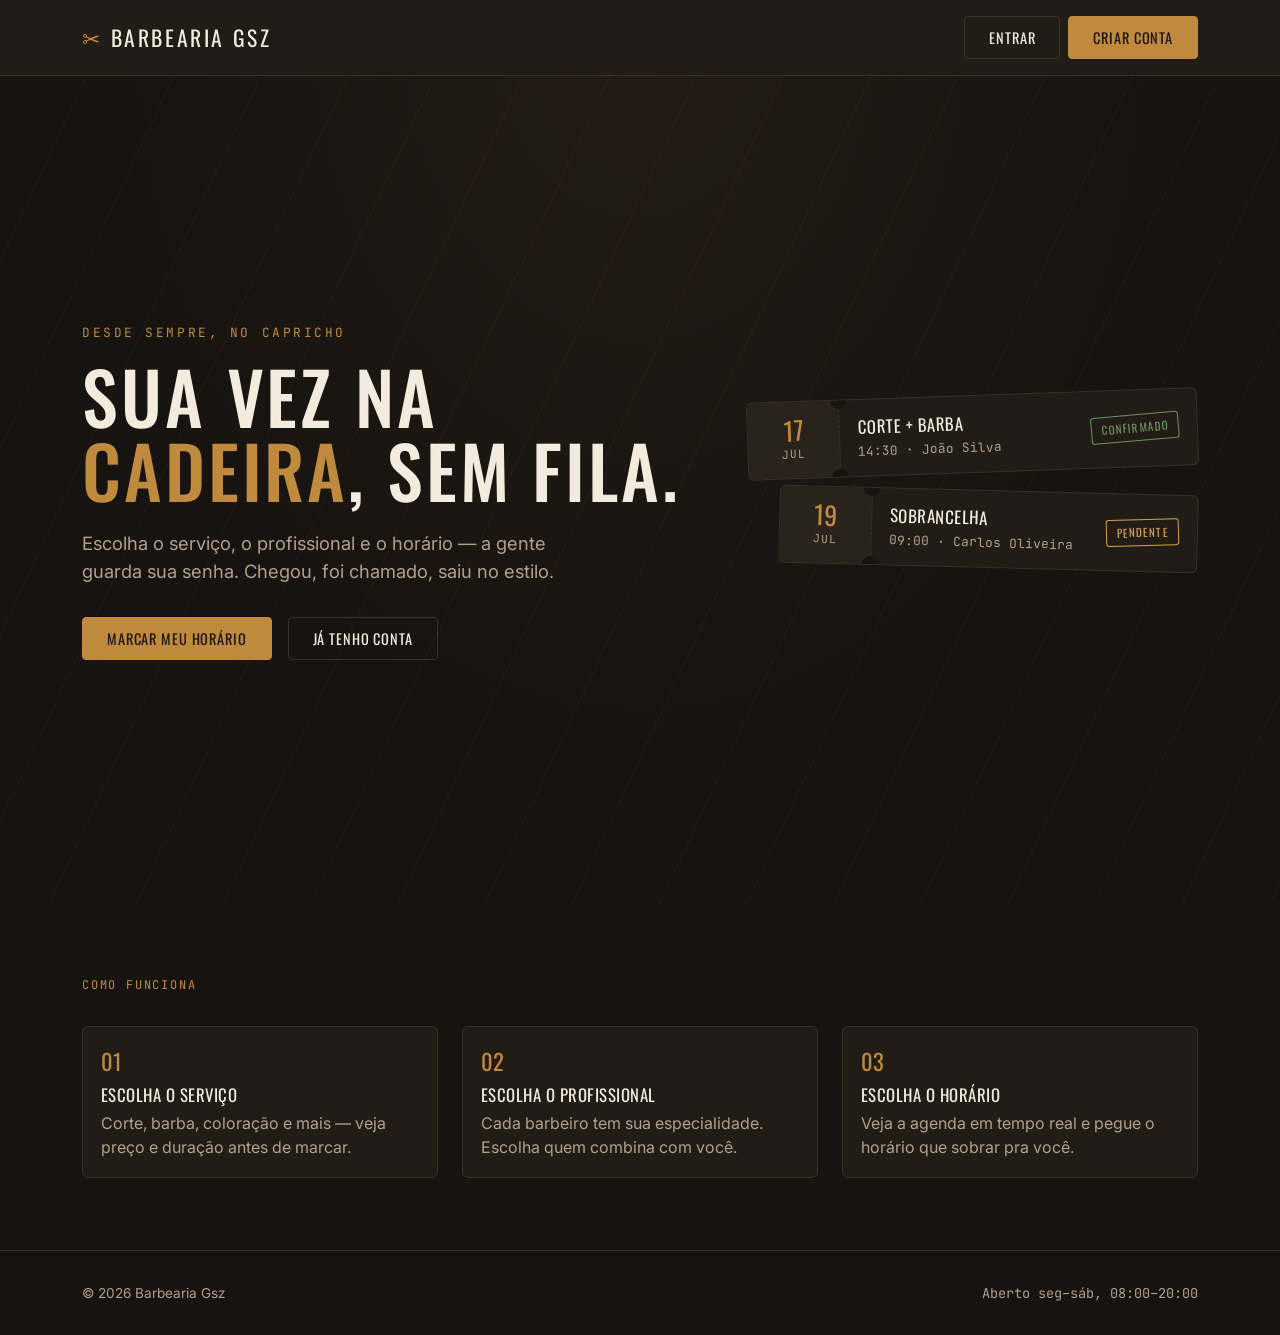
<file: index.html>
<!DOCTYPE html>
<html lang="pt-BR">
<head>
<meta charset="UTF-8">
<meta name="viewport" content="width=device-width, initial-scale=1.0">
<title>Barbearia Gsz — Agende seu horário</title>
<link rel="preconnect" href="https://fonts.googleapis.com">
<link href="https://fonts.googleapis.com/css2?family=Oswald:wght@500;600;700&family=Inter:wght@400;500;600&family=JetBrains+Mono:wght@400;500&display=swap" rel="stylesheet">
<link href="https://cdnjs.cloudflare.com/ajax/libs/bootstrap/5.3.3/css/bootstrap.min.css" rel="stylesheet">
<link href="css/style.css" rel="stylesheet">
</head>
<body>

<nav class="navbar navbar-expand-md navbar-barbearia py-3">
    <div class="container">
        <a class="navbar-brand-custom" href="index.html">
            <span class="brand-mark">✂</span> Barbearia Gsz
        </a>
        <button class="navbar-toggler" type="button" data-bs-toggle="collapse" data-bs-target="#navMain" style="border-color: var(--line);">
            <span class="navbar-toggler-icon"></span>
        </button>
        <div class="collapse navbar-collapse justify-content-end" id="navMain">
            <div class="d-flex gap-2 mt-3 mt-md-0">
                <a href="pages/login.html" class="btn btn-outline-brass">Entrar</a>
                <a href="pages/register.html" class="btn btn-brass">Criar conta</a>
            </div>
        </div>
    </div>
</nav>

<section class="hero">
    <div class="container">
        <div class="row align-items-center">
            <div class="col-lg-7">
                <span class="eyebrow">Desde sempre, no capricho</span>
                <h1>Sua vez na<br><span class="accent-word">cadeira</span>, sem fila.</h1>
                <p class="hero-lede">
                    Escolha o serviço, o profissional e o horário — a gente guarda sua senha.
                    Chegou, foi chamado, saiu no estilo.
                </p>
                <div class="d-flex flex-wrap gap-3">
                    <a href="pages/register.html" class="btn btn-brass btn-lg">Marcar meu horário</a>
                    <a href="pages/login.html" class="btn btn-outline-brass btn-lg">Já tenho conta</a>
                </div>
            </div>
            <div class="col-lg-5 d-none d-lg-block">
                <div class="ticket" style="transform: rotate(-2deg);">
                    <div class="ticket-stub">
                        <span class="ticket-day">17</span>
                        <span class="ticket-month">Jul</span>
                    </div>
                    <div class="ticket-body">
                        <div class="ticket-info">
                            <div class="ticket-servico">Corte + Barba</div>
                            <div class="ticket-meta">14:30 · João Silva</div>
                        </div>
                        <span class="stamp stamp-confirmado">Confirmado</span>
                    </div>
                </div>
                <div class="ticket" style="transform: rotate(1.5deg); margin-left: 2rem;">
                    <div class="ticket-stub">
                        <span class="ticket-day">19</span>
                        <span class="ticket-month">Jul</span>
                    </div>
                    <div class="ticket-body">
                        <div class="ticket-info">
                            <div class="ticket-servico">Sobrancelha</div>
                            <div class="ticket-meta">09:00 · Carlos Oliveira</div>
                        </div>
                        <span class="stamp stamp-pendente">Pendente</span>
                    </div>
                </div>
            </div>
        </div>
    </div>
</section>

<section class="container py-5 my-4">
    <span class="section-label">Como funciona</span>
    <div class="row g-4 mt-1">
        <div class="col-md-4">
            <div class="pick-card">
                <div class="pick-title mono" style="color: var(--accent); font-size: 1.4rem;">01</div>
                <div class="pick-title">Escolha o serviço</div>
                <p class="text-muted-custom mb-0">Corte, barba, coloração e mais — veja preço e duração antes de marcar.</p>
            </div>
        </div>
        <div class="col-md-4">
            <div class="pick-card">
                <div class="pick-title mono" style="color: var(--accent); font-size: 1.4rem;">02</div>
                <div class="pick-title">Escolha o profissional</div>
                <p class="text-muted-custom mb-0">Cada barbeiro tem sua especialidade. Escolha quem combina com você.</p>
            </div>
        </div>
        <div class="col-md-4">
            <div class="pick-card">
                <div class="pick-title mono" style="color: var(--accent); font-size: 1.4rem;">03</div>
                <div class="pick-title">Escolha o horário</div>
                <p class="text-muted-custom mb-0">Veja a agenda em tempo real e pegue o horário que sobrar pra você.</p>
            </div>
        </div>
    </div>
</section>

<footer class="site-footer">
    <div class="container d-flex justify-content-between flex-wrap gap-2">
        <span>© 2026 Barbearia Gsz</span>
        <span class="mono">Aberto seg–sáb, 08:00–20:00</span>
    </div>
</footer>

<script src="https://cdnjs.cloudflare.com/ajax/libs/bootstrap/5.3.3/js/bootstrap.bundle.min.js"></script>
</body>
</html>
</file>
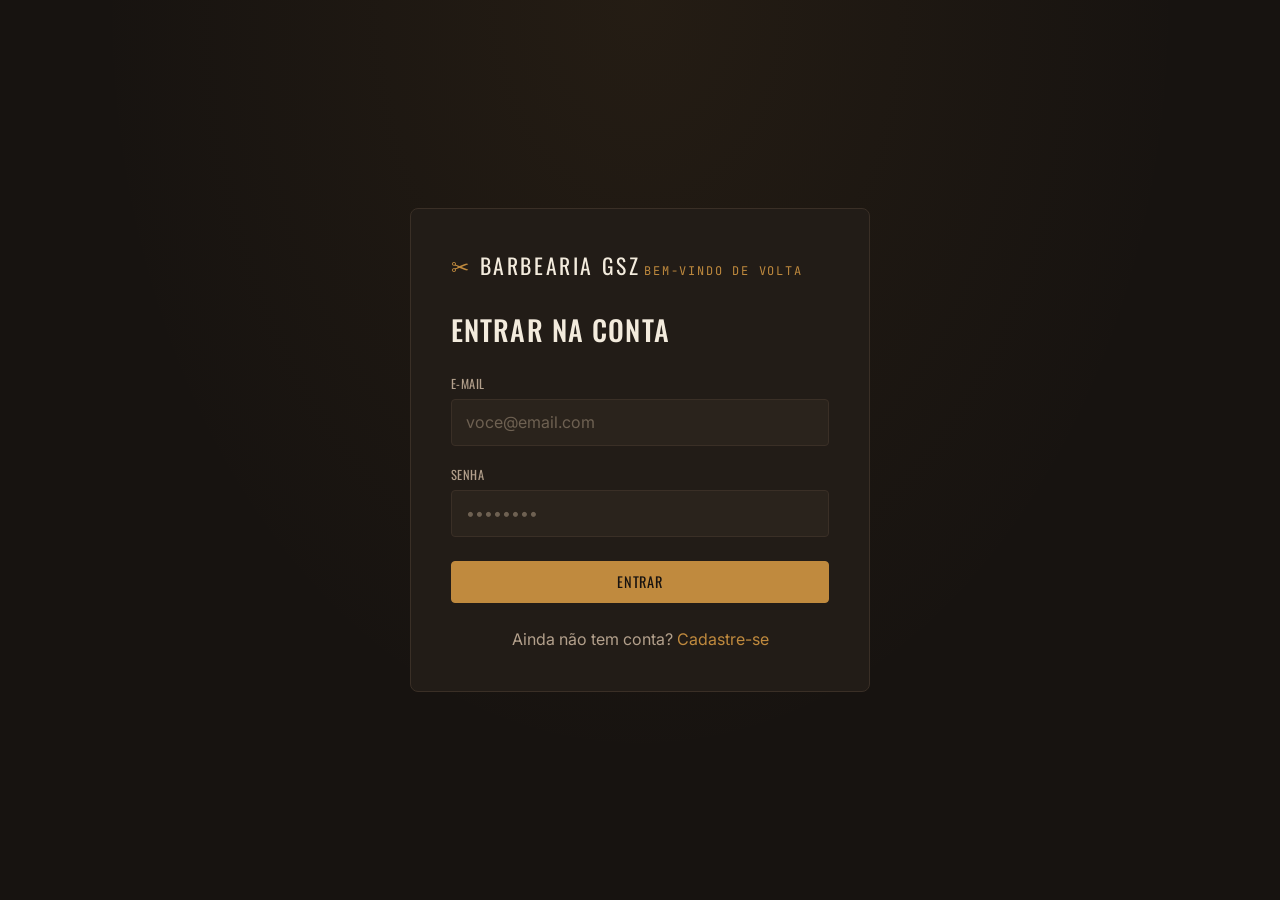
<file: pages/agendamento.html>
<!DOCTYPE html>
<html lang="pt-BR">
<head>
<meta charset="UTF-8">
<meta name="viewport" content="width=device-width, initial-scale=1.0">
<title>Novo agendamento — Barbearia Gsz</title>
<link rel="preconnect" href="https://fonts.googleapis.com">
<link href="https://fonts.googleapis.com/css2?family=Oswald:wght@500;600;700&family=Inter:wght@400;500;600&family=JetBrains+Mono:wght@400;500&display=swap" rel="stylesheet">
<link href="https://cdnjs.cloudflare.com/ajax/libs/bootstrap/5.3.3/css/bootstrap.min.css" rel="stylesheet">
<link href="../css/style.css" rel="stylesheet">
</head>
<body>

<nav class="navbar navbar-expand-md navbar-barbearia py-3">
    <div class="container">
        <a class="navbar-brand-custom" href="dashboard.html">
            <span class="brand-mark">✂</span> Barbearia Gsz
        </a>
        <button class="navbar-toggler" type="button" data-bs-toggle="collapse" data-bs-target="#navMain" style="border-color: var(--line);">
            <span class="navbar-toggler-icon"></span>
        </button>
        <div class="collapse navbar-collapse justify-content-end" id="navMain">
            <ul class="navbar-nav align-items-md-center gap-1">
                <li class="nav-item"><a class="nav-link" href="dashboard.html">Meus horários</a></li>
                <li class="nav-item"><a class="nav-link active" href="agendamento.html">Agendar</a></li>
                <li class="nav-item mt-2 mt-md-0 ms-md-3">
                    <button class="btn btn-outline-brass btn-sm" onclick="logout()">Sair</button>
                </li>
            </ul>
        </div>
    </div>
</nav>

<div class="container py-5" style="max-width: 900px;">
    <span class="section-label">Nova senha</span>
    <h1 class="h2 mb-4">Marcar horário</h1>

    <ul class="stepper">
        <li class="active" id="step1Tab"><span class="step-num">01</span>Serviço</li>
        <li id="step2Tab"><span class="step-num">02</span>Profissional</li>
        <li id="step3Tab"><span class="step-num">03</span>Data &amp; hora</li>
        <li id="step4Tab"><span class="step-num">04</span>Confirmar</li>
    </ul>

    <div id="alertBox" class="alert-barbearia alert-danger-custom p-3 mb-3 d-none"></div>

    <!-- Passo 1: Serviço -->
    <div id="step1" class="step-panel">
        <div id="listaServicos" class="row g-3">
            <div class="text-muted-custom">Carregando serviços...</div>
        </div>
    </div>

    <!-- Passo 2: Profissional -->
    <div id="step2" class="step-panel d-none">
        <div id="listaProfissionais" class="row g-3">
            <div class="text-muted-custom">Carregando profissionais...</div>
        </div>
        <button class="btn btn-outline-brass mt-4" onclick="voltarPara(1)">← Voltar</button>
    </div>

    <!-- Passo 3: Data e hora -->
    <div id="step3" class="step-panel d-none">
        <div class="form-barbearia mb-4" style="max-width: 280px;">
            <label for="dataAgendamento">Escolha o dia</label>
            <input type="date" class="form-control" id="dataAgendamento">
        </div>
        <div id="listaHorarios" class="d-flex flex-wrap gap-2"></div>
        <button class="btn btn-outline-brass mt-4" onclick="voltarPara(2)">← Voltar</button>
    </div>

    <!-- Passo 4: Confirmar -->
    <div id="step4" class="step-panel d-none">
        <div class="ticket mb-4" style="max-width: 480px;">
            <div class="ticket-stub">
                <span class="ticket-day" id="resumoDia">--</span>
                <span class="ticket-month" id="resumoMes">---</span>
            </div>
            <div class="ticket-body">
                <div class="ticket-info">
                    <div class="ticket-servico" id="resumoServico">—</div>
                    <div class="ticket-meta" id="resumoDetalhe">—</div>
                </div>
            </div>
        </div>

        <div class="form-barbearia mb-4" style="max-width: 480px;">
            <label for="observacoes">Observações (opcional)</label>
            <textarea class="form-control" id="observacoes" rows="3" placeholder="Alguma preferência ou observação?"></textarea>
        </div>

        <div class="d-flex gap-2">
            <button class="btn btn-outline-brass" onclick="voltarPara(3)">← Voltar</button>
            <button class="btn btn-brass" id="btnConfirmarAgendamento">Confirmar agendamento</button>
        </div>
    </div>

    <!-- Sucesso -->
    <div id="stepSucesso" class="step-panel d-none text-center py-5">
        <div class="empty-icon mb-3" style="font-size: 3rem;">✂</div>
        <h2 class="h3">Senha garantida!</h2>
        <p class="text-muted-custom mb-4">Seu horário foi marcado com sucesso.</p>
        <a href="dashboard.html" class="btn btn-brass">Ver meus horários</a>
    </div>
</div>

<script src="https://cdnjs.cloudflare.com/ajax/libs/bootstrap/5.3.3/js/bootstrap.bundle.min.js"></script>
<script src="../js/config.js"></script>
<script src="../js/auth.js"></script>
<script src="../js/api.js"></script>
<script src="../js/agendamento.js"></script>
</body>
</html>
</file>
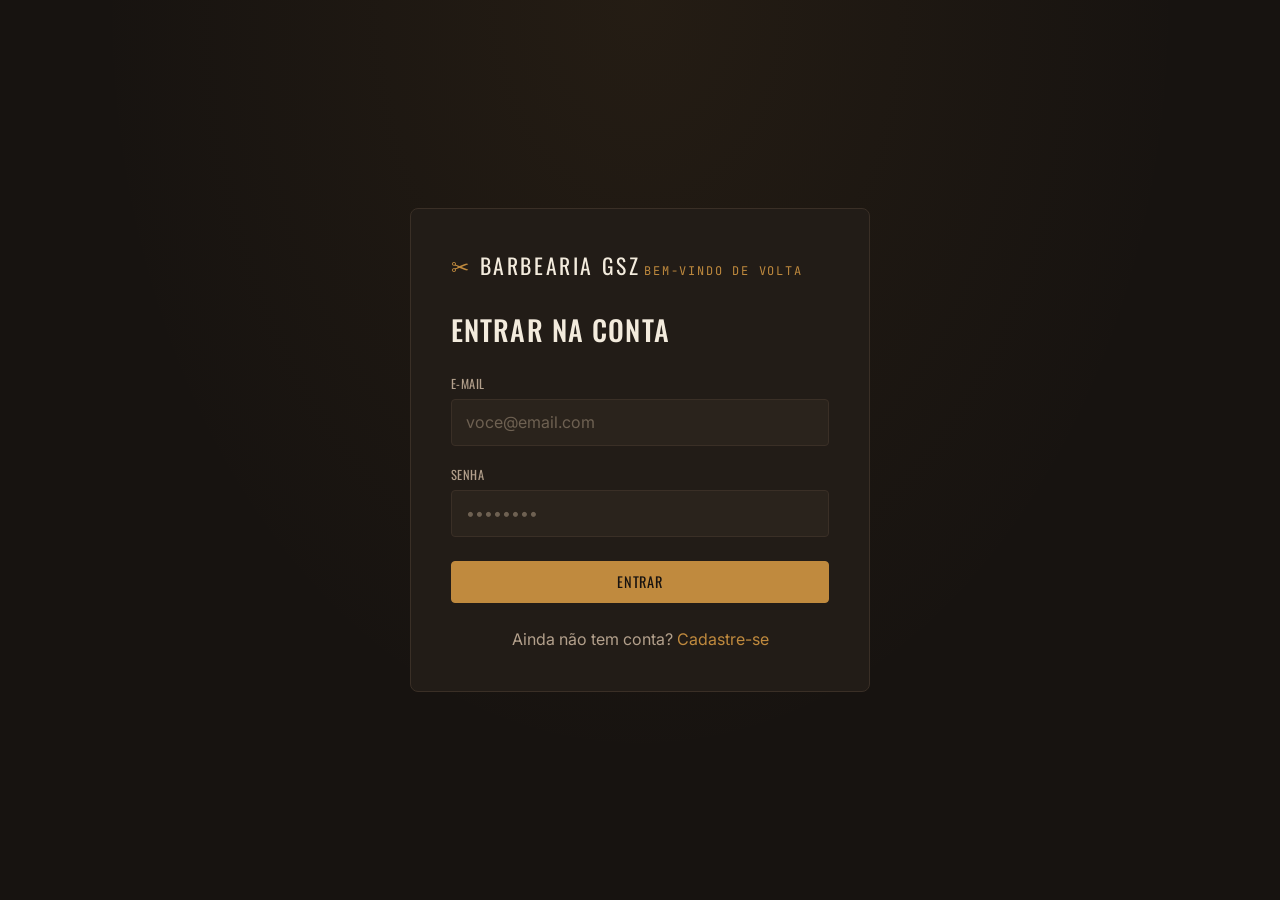
<file: pages/dashboard.html>
<!DOCTYPE html>
<html lang="pt-BR">
<head>
<meta charset="UTF-8">
<meta name="viewport" content="width=device-width, initial-scale=1.0">
<title>Meus horários — Barbearia Gsz</title>
<link rel="preconnect" href="https://fonts.googleapis.com">
<link href="https://fonts.googleapis.com/css2?family=Oswald:wght@500;600;700&family=Inter:wght@400;500;600&family=JetBrains+Mono:wght@400;500&display=swap" rel="stylesheet">
<link href="https://cdnjs.cloudflare.com/ajax/libs/bootstrap/5.3.3/css/bootstrap.min.css" rel="stylesheet">
<link href="../css/style.css" rel="stylesheet">
</head>
<body>

<nav class="navbar navbar-expand-md navbar-barbearia py-3">
    <div class="container">
        <a class="navbar-brand-custom" href="dashboard.html">
            <span class="brand-mark">✂</span> Barbearia Gsz
        </a>
        <button class="navbar-toggler" type="button" data-bs-toggle="collapse" data-bs-target="#navMain" style="border-color: var(--line);">
            <span class="navbar-toggler-icon"></span>
        </button>
        <div class="collapse navbar-collapse justify-content-end" id="navMain">
            <ul class="navbar-nav align-items-md-center gap-1">
                <li class="nav-item"><a class="nav-link active" href="dashboard.html">Meus horários</a></li>
                <li class="nav-item"><a class="nav-link" href="agendamento.html">Agendar</a></li>
                <li class="nav-item mt-2 mt-md-0 ms-md-3">
                    <span class="text-muted-custom mono me-2" id="userNome" style="font-size: 0.85rem;"></span>
                    <button class="btn btn-outline-brass btn-sm" onclick="logout()">Sair</button>
                </li>
            </ul>
        </div>
    </div>
</nav>

<div class="container py-5">
    <div class="d-flex justify-content-between align-items-end flex-wrap gap-3 mb-4">
        <div>
            <span class="section-label">Sua agenda</span>
            <h1 class="h2 mb-0">Meus horários</h1>
        </div>
        <a href="agendamento.html" class="btn btn-brass">+ Novo agendamento</a>
    </div>

    <ul class="nav mb-4" style="border-bottom: 1px solid var(--line); gap: 0.5rem;">
        <li class="nav-item">
            <button class="nav-link active" id="tabFuturosBtn" onclick="mostrarAba('futuros')"
                style="background:none; border:none; font-family: var(--font-display); text-transform: uppercase; letter-spacing: .05em; font-size: .85rem; color: var(--accent); border-bottom: 2px solid var(--accent); padding: .6rem 1rem;">
                Próximos
            </button>
        </li>
        <li class="nav-item">
            <button class="nav-link" id="tabPassadosBtn" onclick="mostrarAba('passados')"
                style="background:none; border:none; font-family: var(--font-display); text-transform: uppercase; letter-spacing: .05em; font-size: .85rem; color: var(--text-muted); border-bottom: 2px solid transparent; padding: .6rem 1rem;">
                Histórico
            </button>
        </li>
    </ul>

    <div id="loadingState" class="text-muted-custom text-center py-5">Carregando seus horários...</div>

    <div id="listaFuturos" class="d-none"></div>
    <div id="listaPassados" class="d-none"></div>
</div>

<!-- Modal cancelar -->
<div class="modal fade" id="modalCancelar" tabindex="-1" aria-hidden="true">
    <div class="modal-dialog">
        <div class="modal-content" style="background: var(--bg-elevated); border: 1px solid var(--line); color: var(--text);">
            <div class="modal-header" style="border-color: var(--line);">
                <h5 class="modal-title">Cancelar agendamento</h5>
                <button type="button" class="btn-close btn-close-white" data-bs-dismiss="modal" aria-label="Fechar"></button>
            </div>
            <div class="modal-body form-barbearia">
                <p class="text-muted-custom">Conta pra gente o motivo do cancelamento.</p>
                <label for="motivoCancelamento">Motivo</label>
                <textarea class="form-control" id="motivoCancelamento" rows="3" placeholder="Ex: imprevisto de última hora"></textarea>
            </div>
            <div class="modal-footer" style="border-color: var(--line);">
                <button type="button" class="btn btn-outline-brass" data-bs-dismiss="modal">Voltar</button>
                <button type="button" class="btn btn-danger-custom" id="btnConfirmarCancelamento">Confirmar cancelamento</button>
            </div>
        </div>
    </div>
</div>

<!-- Modal pagar -->
<div class="modal fade" id="modalPagamento" tabindex="-1" aria-hidden="true">
    <div class="modal-dialog">
        <div class="modal-content" style="background: var(--bg-elevated); border: 1px solid var(--line); color: var(--text);">
            <div class="modal-header" style="border-color: var(--line);">
                <h5 class="modal-title">Registrar pagamento</h5>
                <button type="button" class="btn-close btn-close-white" data-bs-dismiss="modal" aria-label="Fechar"></button>
            </div>
            <div class="modal-body form-barbearia">
                <div class="text-center mb-4">
                    <div class="pick-sub">Valor a pagar</div>
                    <div class="pick-price mono" style="font-size: 1.8rem;" id="valorPagamento">R$ —</div>
                </div>
                <label for="metodoPagamento">Forma de pagamento</label>
                <select class="form-select" id="metodoPagamento">
                    <option value="PIX">Pix</option>
                    <option value="CARTAO_CREDITO">Cartão de crédito</option>
                    <option value="CARTAO_DEBITO">Cartão de débito</option>
                    <option value="DINHEIRO">Dinheiro</option>
                    <option value="TRANSFERENCIA">Transferência</option>
                </select>
                <p class="text-muted-custom mt-3 mb-0" style="font-size: .85rem;">
                    O pagamento fica registrado como pendente até a confirmação da barbearia.
                </p>
            </div>
            <div class="modal-footer" style="border-color: var(--line);">
                <button type="button" class="btn btn-outline-brass" data-bs-dismiss="modal">Cancelar</button>
                <button type="button" class="btn btn-brass" id="btnConfirmarPagamento">Confirmar pagamento</button>
            </div>
        </div>
    </div>
</div>

<script src="https://cdnjs.cloudflare.com/ajax/libs/bootstrap/5.3.3/js/bootstrap.bundle.min.js"></script>
<script src="../js/config.js"></script>
<script src="../js/auth.js"></script>
<script src="../js/api.js"></script>
<script src="../js/dashboard.js"></script>
</body>
</html>
</file>
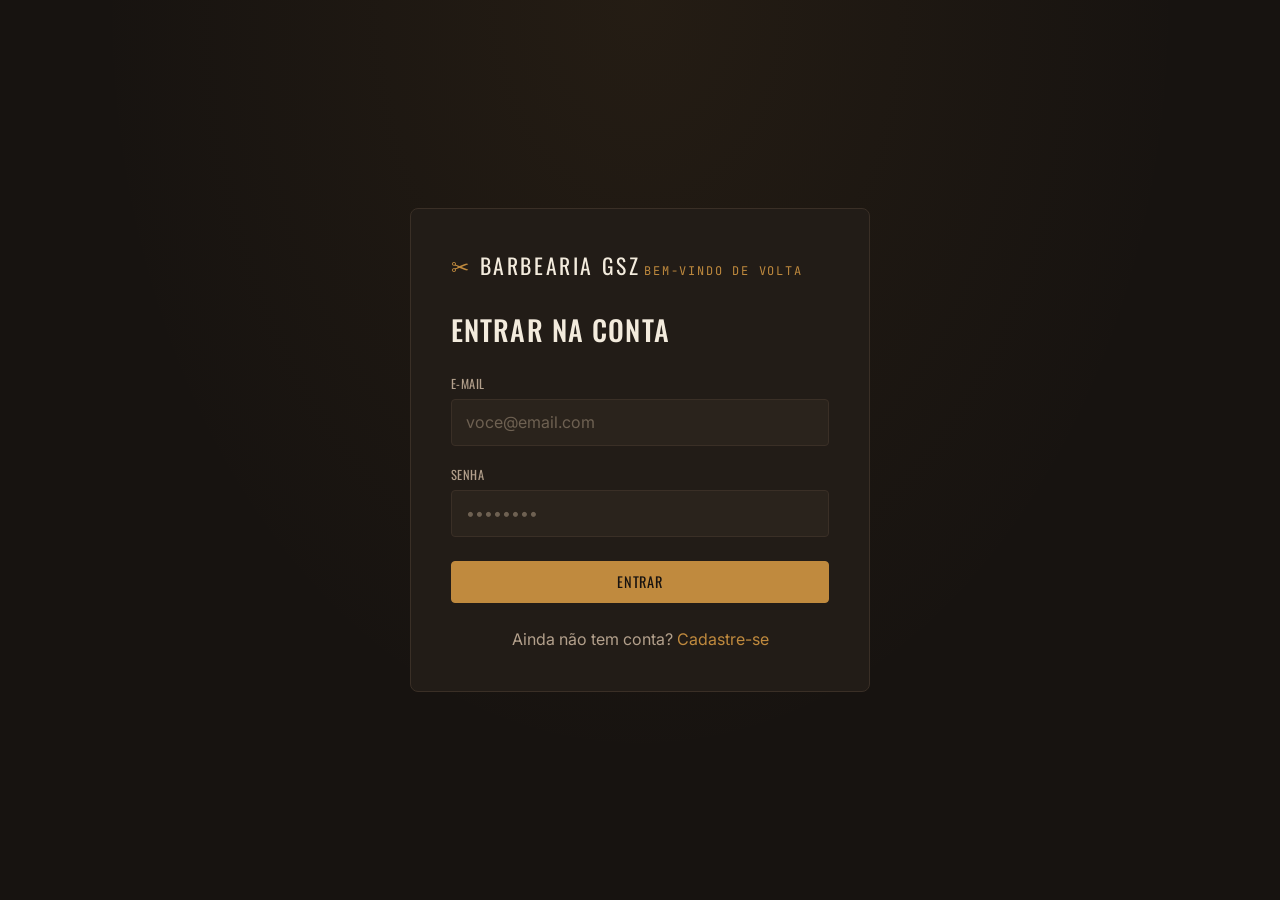
<file: pages/login.html>
<!DOCTYPE html>
<html lang="pt-BR">
<head>
<meta charset="UTF-8">
<meta name="viewport" content="width=device-width, initial-scale=1.0">
<title>Entrar — Barbearia Gsz</title>
<link rel="preconnect" href="https://fonts.googleapis.com">
<link href="https://fonts.googleapis.com/css2?family=Oswald:wght@500;600;700&family=Inter:wght@400;500;600&family=JetBrains+Mono:wght@400;500&display=swap" rel="stylesheet">
<link href="https://cdnjs.cloudflare.com/ajax/libs/bootstrap/5.3.3/css/bootstrap.min.css" rel="stylesheet">
<link href="../css/style.css" rel="stylesheet">
</head>
<body>

<div class="auth-shell">
    <div class="auth-card">
        <a href="../index.html" class="navbar-brand-custom d-inline-flex mb-4">
            <span class="brand-mark">✂</span> Barbearia Gsz
        </a>

        <span class="auth-eyebrow">Bem-vindo de volta</span>
        <h1 class="h3 mt-2 mb-4">Entrar na conta</h1>

        <div id="alertBox" class="alert-barbearia alert-danger-custom p-3 mb-3 d-none" role="alert"></div>

        <form id="loginForm" class="form-barbearia" novalidate>
            <div class="mb-3">
                <label for="email">E-mail</label>
                <input type="email" class="form-control" id="email" required autocomplete="email" placeholder="voce@email.com">
            </div>
            <div class="mb-3">
                <label for="senha">Senha</label>
                <input type="password" class="form-control" id="senha" required autocomplete="current-password" placeholder="••••••••">
            </div>
            <button type="submit" id="btnSubmit" class="btn btn-brass w-100 mt-2">Entrar</button>
        </form>

        <p class="text-muted-custom text-center mt-4 mb-0">
            Ainda não tem conta? <a href="register.html">Cadastre-se</a>
        </p>
    </div>
</div>

<script src="https://cdnjs.cloudflare.com/ajax/libs/bootstrap/5.3.3/js/bootstrap.bundle.min.js"></script>
<script src="../js/config.js"></script>
<script src="../js/auth.js"></script>
<script>
function mostrarErro(msg) {
    const box = document.getElementById('alertBox');
    box.textContent = msg;
    box.classList.remove('d-none');
}

function esconderErro() {
    document.getElementById('alertBox').classList.add('d-none');
}

// Se já está logado, manda direto pro dashboard
if (isAuthenticated()) {
    const usuario = getCurrentUser();
    window.location.href = usuario?.role === 'ADMIN' ? 'admin/dashboard.html' : 'dashboard.html';
}

document.getElementById('loginForm').addEventListener('submit', async function (e) {
    e.preventDefault();
    esconderErro();

    const email = document.getElementById('email').value.trim();
    const senha = document.getElementById('senha').value;
    const btn = document.getElementById('btnSubmit');

    btn.disabled = true;
    btn.textContent = 'Entrando...';

    try {
        const response = await login(email, senha);
        const data = await parseJsonSafe(response);

        if (!response.ok) {
            mostrarErro(data?.message || 'E-mail ou senha inválidos.');
            return;
        }

        localStorage.setItem('token', data.token);
        localStorage.setItem('usuario', JSON.stringify(data));
        window.location.href = data.role === 'ADMIN' ? 'admin/dashboard.html' : 'dashboard.html';

    } catch (err) {
        mostrarErro('Não foi possível conectar ao servidor. Tente novamente.');
    } finally {
        btn.disabled = false;
        btn.textContent = 'Entrar';
    }
});
</script>
</body>
</html>
</file>
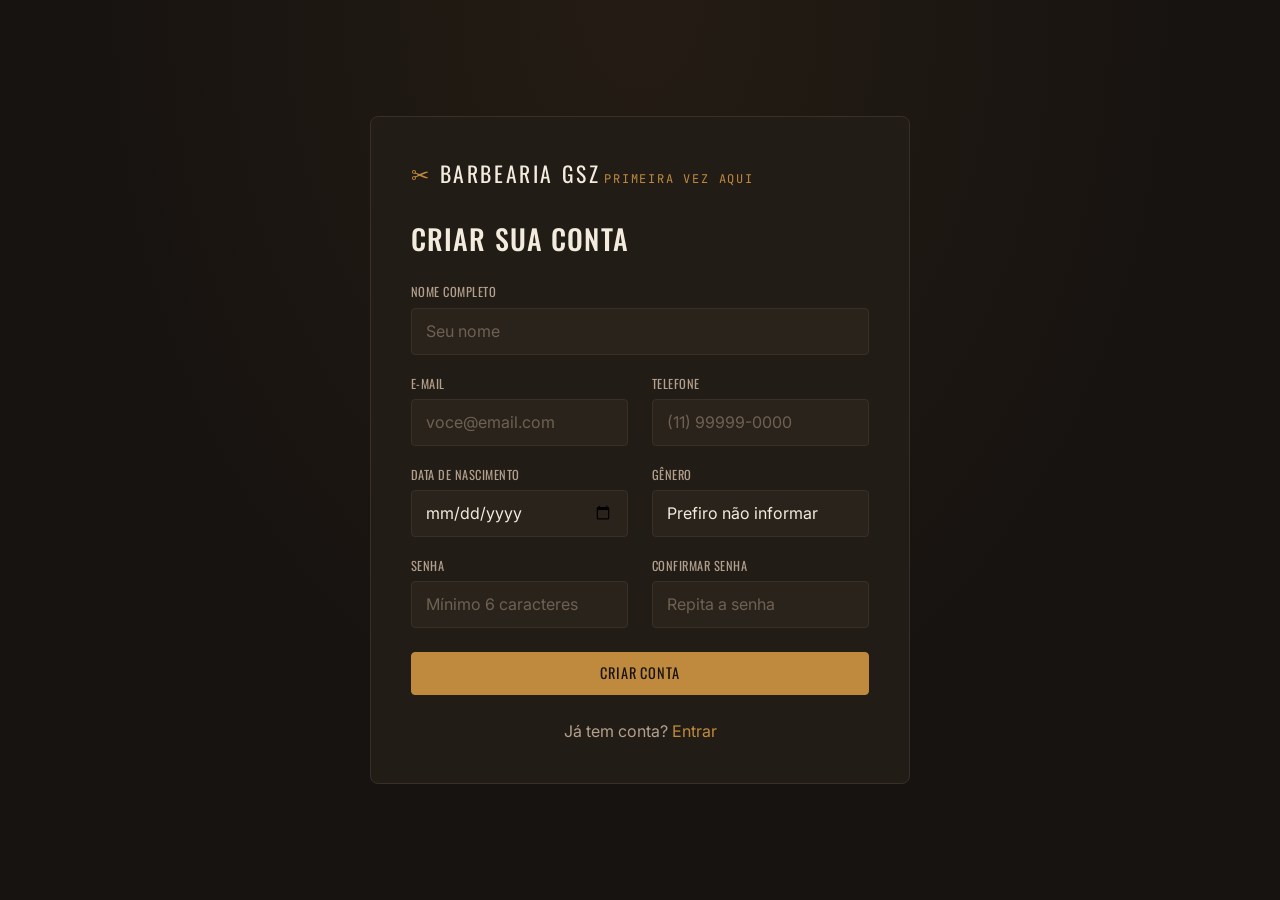
<file: pages/register.html>
<!DOCTYPE html>
<html lang="pt-BR">
<head>
<meta charset="UTF-8">
<meta name="viewport" content="width=device-width, initial-scale=1.0">
<title>Criar conta — Barbearia Gsz</title>
<link rel="preconnect" href="https://fonts.googleapis.com">
<link href="https://fonts.googleapis.com/css2?family=Oswald:wght@500;600;700&family=Inter:wght@400;500;600&family=JetBrains+Mono:wght@400;500&display=swap" rel="stylesheet">
<link href="https://cdnjs.cloudflare.com/ajax/libs/bootstrap/5.3.3/css/bootstrap.min.css" rel="stylesheet">
<link href="../css/style.css" rel="stylesheet">
</head>
<body>

<div class="auth-shell">
    <div class="auth-card" style="max-width: 540px;">
        <a href="../index.html" class="navbar-brand-custom d-inline-flex mb-4">
            <span class="brand-mark">✂</span> Barbearia Gsz
        </a>

        <span class="auth-eyebrow">Primeira vez aqui</span>
        <h1 class="h3 mt-2 mb-4">Criar sua conta</h1>

        <div id="alertBox" class="alert-barbearia alert-danger-custom p-3 mb-3 d-none" role="alert"></div>
        <div id="successBox" class="alert-barbearia alert-success-custom p-3 mb-3 d-none" role="alert"></div>

        <form id="registerForm" class="form-barbearia" novalidate>
            <div class="mb-3">
                <label for="nome">Nome completo</label>
                <input type="text" class="form-control" id="nome" required minlength="3" placeholder="Seu nome">
            </div>
            <div class="row">
                <div class="col-md-6 mb-3">
                    <label for="email">E-mail</label>
                    <input type="email" class="form-control" id="email" required placeholder="voce@email.com">
                </div>
                <div class="col-md-6 mb-3">
                    <label for="telefone">Telefone</label>
                    <input type="text" class="form-control" id="telefone" required placeholder="(11) 99999-0000">
                </div>
            </div>
            <div class="row">
                <div class="col-md-6 mb-3">
                    <label for="dataNascimento">Data de nascimento</label>
                    <input type="date" class="form-control" id="dataNascimento">
                </div>
                <div class="col-md-6 mb-3">
                    <label for="genero">Gênero</label>
                    <select class="form-select" id="genero">
                        <option value="">Prefiro não informar</option>
                        <option value="MASCULINO">Masculino</option>
                        <option value="FEMININO">Feminino</option>
                        <option value="OUTRO">Outro</option>
                    </select>
                </div>
            </div>
            <div class="row">
                <div class="col-md-6 mb-3">
                    <label for="senha">Senha</label>
                    <input type="password" class="form-control" id="senha" required minlength="6" placeholder="Mínimo 6 caracteres">
                </div>
                <div class="col-md-6 mb-3">
                    <label for="confirmacaoSenha">Confirmar senha</label>
                    <input type="password" class="form-control" id="confirmacaoSenha" required minlength="6" placeholder="Repita a senha">
                </div>
            </div>
            <button type="submit" id="btnSubmit" class="btn btn-brass w-100 mt-2">Criar conta</button>
        </form>

        <p class="text-muted-custom text-center mt-4 mb-0">
            Já tem conta? <a href="login.html">Entrar</a>
        </p>
    </div>
</div>

<script src="https://cdnjs.cloudflare.com/ajax/libs/bootstrap/5.3.3/js/bootstrap.bundle.min.js"></script>
<script src="../js/config.js"></script>
<script src="../js/auth.js"></script>
<script>
function mostrarErro(msg) {
    const box = document.getElementById('alertBox');
    box.textContent = msg;
    box.classList.remove('d-none');
    document.getElementById('successBox').classList.add('d-none');
}

if (isAuthenticated()) {
    const usuario = getCurrentUser();
    window.location.href = usuario?.role === 'ADMIN' ? 'admin/dashboard.html' : 'dashboard.html';
}

document.getElementById('registerForm').addEventListener('submit', async function (e) {
    e.preventDefault();
    document.getElementById('alertBox').classList.add('d-none');

    const nome = document.getElementById('nome').value.trim();
    const email = document.getElementById('email').value.trim();
    const telefone = document.getElementById('telefone').value.trim();
    const dataNascimento = document.getElementById('dataNascimento').value || null;
    const genero = document.getElementById('genero').value || null;
    const senha = document.getElementById('senha').value;
    const confirmacaoSenha = document.getElementById('confirmacaoSenha').value;
    const btn = document.getElementById('btnSubmit');

    if (senha !== confirmacaoSenha) {
        mostrarErro('As senhas não coincidem.');
        return;
    }

    btn.disabled = true;
    btn.textContent = 'Criando conta...';

    try {
        const response = await register({
            nome, email, telefone, senha, dataNascimento, genero
        });
        const data = await parseJsonSafe(response);

        if (!response.ok) {
            mostrarErro(data?.message || 'Não foi possível criar sua conta. Verifique os dados.');
            return;
        }

        document.getElementById('registerForm').reset();
        const successBox = document.getElementById('successBox');
        successBox.textContent = 'Conta criada com sucesso! Redirecionando para o login...';
        successBox.classList.remove('d-none');

        setTimeout(() => { window.location.href = 'login.html'; }, 1500);

    } catch (err) {
        mostrarErro('Não foi possível conectar ao servidor. Tente novamente.');
    } finally {
        btn.disabled = false;
        btn.textContent = 'Criar conta';
    }
});
</script>
</body>
</html>
</file>
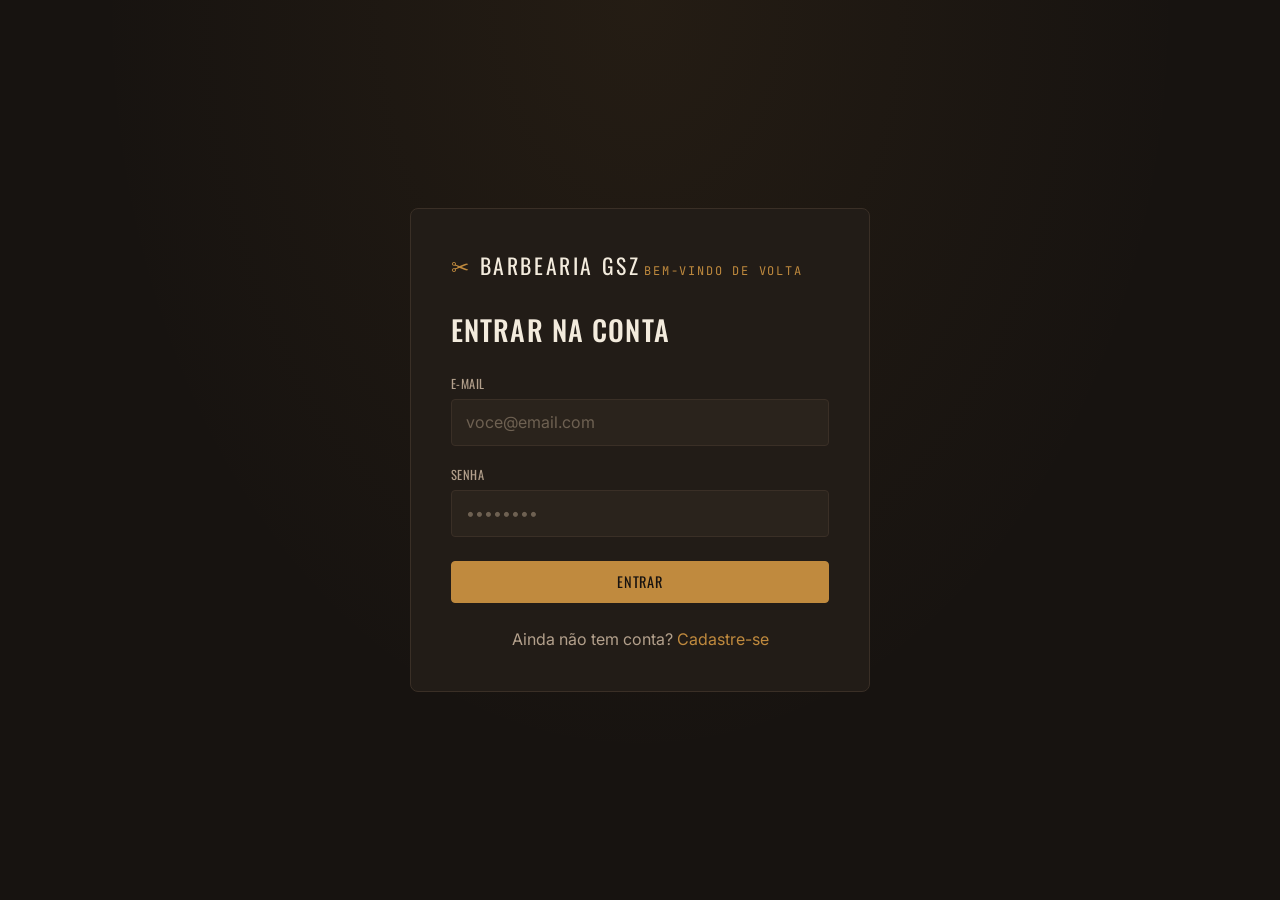
<file: pages/admin/dashboard.html>
<!DOCTYPE html>
<html lang="pt-BR">
<head>
<meta charset="UTF-8">
<meta name="viewport" content="width=device-width, initial-scale=1.0">
<title>Painel Admin — Barbearia Gsz</title>
<link rel="preconnect" href="https://fonts.googleapis.com">
<link href="https://fonts.googleapis.com/css2?family=Oswald:wght@500;600;700&family=Inter:wght@400;500;600&family=JetBrains+Mono:wght@400;500&display=swap" rel="stylesheet">
<link href="https://cdnjs.cloudflare.com/ajax/libs/bootstrap/5.3.3/css/bootstrap.min.css" rel="stylesheet">
<link href="../../css/style.css" rel="stylesheet">
</head>
<body>

<nav class="navbar navbar-expand-md navbar-barbearia py-3">
    <div class="container">
        <a class="navbar-brand-custom" href="dashboard.html">
            <span class="brand-mark">✂</span> Barbearia Gsz <span class="mono text-muted-custom" style="font-size: .7rem; margin-left: .4rem;">ADMIN</span>
        </a>
        <button class="navbar-toggler" type="button" data-bs-toggle="collapse" data-bs-target="#navMain" style="border-color: var(--line);">
            <span class="navbar-toggler-icon"></span>
        </button>
        <div class="collapse navbar-collapse justify-content-end" id="navMain">
            <ul class="navbar-nav align-items-md-center gap-1">
                <li class="nav-item"><a class="nav-link active" href="dashboard.html">Painel</a></li>
                <li class="nav-item"><a class="nav-link" href="agendamentos.html">Agendamentos</a></li>
                <li class="nav-item"><a class="nav-link" href="profissionais.html">Profissionais</a></li>
                <li class="nav-item"><a class="nav-link" href="pagamentos.html">Pagamentos</a></li>
                <li class="nav-item mt-2 mt-md-0 ms-md-3">
                    <button class="btn btn-outline-brass btn-sm" onclick="logout()">Sair</button>
                </li>
            </ul>
        </div>
    </div>
</nav>

<div class="container py-5">
    <span class="section-label">Visão geral</span>
    <h1 class="h2 mb-4">Painel administrativo</h1>

    <div id="alertBox" class="alert-barbearia alert-danger-custom p-3 mb-3 d-none"></div>

    <!-- Métricas rápidas -->
    <div class="row g-3 mb-4" id="metricasRow">
        <div class="col-6 col-md-3">
            <div class="pick-card text-center">
                <div class="pick-price mono" id="mClientes">—</div>
                <div class="pick-sub mt-1">Clientes ativos</div>
            </div>
        </div>
        <div class="col-6 col-md-3">
            <div class="pick-card text-center">
                <div class="pick-price mono" id="mProfissionais">—</div>
                <div class="pick-sub mt-1">Profissionais</div>
            </div>
        </div>
        <div class="col-6 col-md-3">
            <div class="pick-card text-center">
                <div class="pick-price mono" id="mServicos">—</div>
                <div class="pick-sub mt-1">Serviços ativos</div>
            </div>
        </div>
        <div class="col-6 col-md-3">
            <div class="pick-card text-center">
                <div class="pick-price mono" id="mAgendamentosHoje">—</div>
                <div class="pick-sub mt-1">Agendamentos hoje</div>
            </div>
        </div>
    </div>

    <!-- Faturamento -->
    <div class="pick-card mb-5">
        <div class="d-flex justify-content-between align-items-end flex-wrap gap-3 mb-3">
            <div>
                <div class="pick-sub">Faturamento (agendamentos concluídos)</div>
                <div class="pick-price mono" style="font-size: 1.8rem;" id="faturamentoTotal">R$ —</div>
            </div>
            <form id="formPeriodo" class="form-barbearia d-flex align-items-end gap-2">
                <div>
                    <label for="dataInicio">De</label>
                    <input type="date" class="form-control" id="dataInicio">
                </div>
                <div>
                    <label for="dataFim">Até</label>
                    <input type="date" class="form-control" id="dataFim">
                </div>
                <button type="submit" class="btn btn-brass">Calcular</button>
            </form>
        </div>
    </div>

    <!-- Agendamentos de hoje -->
    <span class="section-label">Hoje</span>
    <h2 class="h4 mb-3">Agendamentos do dia</h2>
    <div id="listaHoje">
        <div class="text-muted-custom">Carregando...</div>
    </div>
</div>

<script src="https://cdnjs.cloudflare.com/ajax/libs/bootstrap/5.3.3/js/bootstrap.bundle.min.js"></script>
<script src="../../js/config.js"></script>
<script src="../../js/auth.js"></script>
<script src="../../js/admin-api.js"></script>
<script src="../../js/admin-dashboard.js"></script>
</body>
</html>
</file>
<file: css/style.css>
/* ==========================================================
   TOKENS
   ========================================================== */
:root {
    --bg: #171310;
    --bg-elevated: #221c17;
    --bg-elevated-2: #2a231c;
    --text: #f3ebdd;
    --text-muted: #b3a08c;
    --accent: #c08a3e;
    --accent-hover: #d9a257;
    --accent-ink: #171310;
    --line: #3a2f26;
    --danger: #b24b3e;
    --danger-hover: #c7604f;
    --success: #6b8f5e;
    --warning: #d2a24c;
    --radius: 4px;
    --font-display: 'Oswald', sans-serif;
    --font-body: 'Inter', sans-serif;
    --font-mono: 'JetBrains Mono', monospace;
}

* { box-sizing: border-box; }

html, body {
    background: var(--bg);
    color: var(--text);
    font-family: var(--font-body);
    min-height: 100%;
}

body {
    background-image:
        radial-gradient(ellipse at top, rgba(192, 138, 62, 0.08), transparent 60%);
    background-attachment: fixed;
}

h1, h2, h3, h4, .display-font {
    font-family: var(--font-display);
    text-transform: uppercase;
    letter-spacing: 0.04em;
    color: var(--text);
}

a { color: var(--accent); text-decoration: none; }
a:hover { color: var(--accent-hover); }

.text-muted-custom { color: var(--text-muted) !important; }
.mono { font-family: var(--font-mono); }

/* ==========================================================
   NAVBAR
   ========================================================== */
.navbar-barbearia {
    background: var(--bg-elevated);
    border-bottom: 1px solid var(--line);
}

.navbar-brand-custom {
    font-family: var(--font-display);
    text-transform: uppercase;
    letter-spacing: 0.12em;
    font-size: 1.35rem;
    color: var(--text) !important;
    display: flex;
    align-items: center;
    gap: 0.5rem;
}

.navbar-brand-custom .brand-mark {
    color: var(--accent);
}

.navbar-barbearia .nav-link {
    color: var(--text-muted) !important;
    font-family: var(--font-display);
    letter-spacing: 0.06em;
    text-transform: uppercase;
    font-size: 0.85rem;
    padding: 0.5rem 1rem !important;
}

.navbar-barbearia .nav-link:hover,
.navbar-barbearia .nav-link.active {
    color: var(--accent) !important;
}

/* ==========================================================
   BUTTONS
   ========================================================== */
.btn-brass {
    background: var(--accent);
    border: 1px solid var(--accent);
    color: var(--accent-ink);
    font-family: var(--font-display);
    text-transform: uppercase;
    letter-spacing: 0.06em;
    font-size: 0.9rem;
    border-radius: var(--radius);
    padding: 0.6rem 1.5rem;
    transition: background 0.15s ease, border-color 0.15s ease, transform 0.1s ease;
}

.btn-brass:hover {
    background: var(--accent-hover);
    border-color: var(--accent-hover);
    color: var(--accent-ink);
    transform: translateY(-1px);
}

.btn-outline-brass {
    background: transparent;
    border: 1px solid var(--line);
    color: var(--text);
    font-family: var(--font-display);
    text-transform: uppercase;
    letter-spacing: 0.06em;
    font-size: 0.9rem;
    border-radius: var(--radius);
    padding: 0.6rem 1.5rem;
}

.btn-outline-brass:hover {
    border-color: var(--accent);
    color: var(--accent);
}

.btn-danger-custom {
    background: transparent;
    border: 1px solid var(--danger);
    color: var(--danger);
    font-family: var(--font-display);
    text-transform: uppercase;
    letter-spacing: 0.04em;
    font-size: 0.8rem;
    border-radius: var(--radius);
    padding: 0.4rem 1rem;
}

.btn-danger-custom:hover {
    background: var(--danger);
    color: var(--text);
}

/* ==========================================================
   FORMS
   ========================================================== */
.form-barbearia label {
    font-family: var(--font-display);
    letter-spacing: 0.04em;
    text-transform: uppercase;
    font-size: 0.78rem;
    color: var(--text-muted);
    margin-bottom: 0.35rem;
}

.form-barbearia .form-control,
.form-barbearia .form-select {
    background: var(--bg-elevated-2);
    border: 1px solid var(--line);
    color: var(--text);
    border-radius: var(--radius);
    padding: 0.65rem 0.85rem;
}

.form-barbearia .form-control:focus,
.form-barbearia .form-select:focus {
    background: var(--bg-elevated-2);
    border-color: var(--accent);
    color: var(--text);
    box-shadow: 0 0 0 3px rgba(192, 138, 62, 0.2);
}

.form-barbearia .form-control::placeholder { color: #6e6152; }

.form-barbearia .form-text { color: var(--text-muted); font-size: 0.8rem; }

.auth-card {
    background: var(--bg-elevated);
    border: 1px solid var(--line);
    border-radius: 8px;
    padding: 2.5rem;
    max-width: 460px;
    width: 100%;
}

.auth-shell {
    min-height: 100vh;
    display: flex;
    align-items: center;
    justify-content: center;
    padding: 2rem 1rem;
}

.auth-eyebrow {
    font-family: var(--font-mono);
    color: var(--accent);
    letter-spacing: 0.15em;
    text-transform: uppercase;
    font-size: 0.75rem;
}

/* ==========================================================
   ALERTS
   ========================================================== */
.alert-barbearia {
    border-radius: var(--radius);
    border: 1px solid var(--line);
    background: var(--bg-elevated-2);
    color: var(--text);
    font-size: 0.9rem;
}

.alert-barbearia.alert-danger-custom {
    border-color: var(--danger);
    color: #f2c9c2;
}

.alert-barbearia.alert-success-custom {
    border-color: var(--success);
    color: #d7e7cf;
}

/* ==========================================================
   TICKET (elemento de assinatura)
   Ficha de atendimento estilo senha de barbearia antiga
   ========================================================== */
.ticket {
    position: relative;
    display: flex;
    background: var(--bg-elevated);
    border: 1px solid var(--line);
    border-radius: 6px;
    overflow: hidden;
    margin-bottom: 1.1rem;
    transition: transform 0.15s ease, border-color 0.15s ease;
}

.ticket:hover {
    transform: translateX(2px);
    border-color: var(--accent);
}

.ticket-stub {
    width: 92px;
    flex-shrink: 0;
    background: var(--bg-elevated-2);
    border-right: 1px dashed var(--line);
    display: flex;
    flex-direction: column;
    align-items: center;
    justify-content: center;
    padding: 0.75rem 0.5rem;
    position: relative;
}

.ticket-stub::before,
.ticket-stub::after {
    content: '';
    position: absolute;
    width: 16px;
    height: 16px;
    background: var(--bg);
    border-radius: 50%;
    right: -8px;
}

.ticket-stub::before { top: -8px; }
.ticket-stub::after { bottom: -8px; }

.ticket-stub .ticket-day {
    font-family: var(--font-display);
    font-size: 1.6rem;
    line-height: 1;
    color: var(--accent);
}

.ticket-stub .ticket-month {
    font-family: var(--font-mono);
    font-size: 0.7rem;
    letter-spacing: 0.1em;
    text-transform: uppercase;
    color: var(--text-muted);
    margin-top: 0.2rem;
}

.ticket-body {
    flex: 1;
    padding: 0.9rem 1.1rem;
    display: flex;
    align-items: center;
    justify-content: space-between;
    gap: 1rem;
    flex-wrap: wrap;
}

.ticket-info .ticket-servico {
    font-family: var(--font-display);
    letter-spacing: 0.03em;
    text-transform: uppercase;
    font-size: 1.05rem;
}

.ticket-info .ticket-meta {
    font-family: var(--font-mono);
    font-size: 0.8rem;
    color: var(--text-muted);
    margin-top: 0.15rem;
}

.ticket-actions {
    display: flex;
    align-items: center;
    gap: 0.6rem;
}

.stamp {
    font-family: var(--font-display);
    font-size: 0.7rem;
    letter-spacing: 0.1em;
    text-transform: uppercase;
    border: 1.5px solid currentColor;
    border-radius: 3px;
    padding: 0.25rem 0.6rem;
    transform: rotate(-3deg);
    display: inline-block;
}

.stamp-pendente { color: var(--warning); }
.stamp-confirmado { color: var(--success); }
.stamp-concluido { color: var(--text-muted); }
.stamp-cancelado { color: var(--danger); }
.stamp-em_andamento { color: var(--accent); }
.stamp-nao_compareceu { color: var(--danger); }

/* ==========================================================
   CARDS GERAIS (seleção de serviço/profissional)
   ========================================================== */
.pick-card {
    background: var(--bg-elevated);
    border: 1px solid var(--line);
    border-radius: 6px;
    padding: 1.1rem;
    cursor: pointer;
    height: 100%;
    transition: border-color 0.15s ease, transform 0.1s ease;
}

.pick-card:hover { border-color: var(--accent); transform: translateY(-2px); }

.pick-card.selected {
    border-color: var(--accent);
    background: linear-gradient(180deg, rgba(192,138,62,0.12), transparent);
    box-shadow: 0 0 0 1px var(--accent);
}

.pick-card .pick-title {
    font-family: var(--font-display);
    text-transform: uppercase;
    letter-spacing: 0.03em;
    font-size: 1.05rem;
    margin-bottom: 0.25rem;
}

.pick-card .pick-sub {
    font-family: var(--font-mono);
    font-size: 0.8rem;
    color: var(--text-muted);
}

.pick-card .pick-price {
    font-family: var(--font-mono);
    color: var(--accent);
    font-size: 1.1rem;
    margin-top: 0.5rem;
}

/* ==========================================================
   STEPPER (agendamento.html)
   ========================================================== */
.stepper {
    display: flex;
    list-style: none;
    padding: 0;
    margin: 0 0 2rem;
    border-bottom: 1px solid var(--line);
}

.stepper li {
    flex: 1;
    text-align: center;
    padding: 0.9rem 0.5rem;
    font-family: var(--font-display);
    text-transform: uppercase;
    letter-spacing: 0.05em;
    font-size: 0.8rem;
    color: var(--text-muted);
    border-bottom: 2px solid transparent;
    margin-bottom: -1px;
    position: relative;
}

.stepper li .step-num {
    font-family: var(--font-mono);
    color: var(--text-muted);
    margin-right: 0.4rem;
}

.stepper li.active {
    color: var(--accent);
    border-bottom-color: var(--accent);
}

.stepper li.active .step-num { color: var(--accent); }

.stepper li.done { color: var(--success); }
.stepper li.done .step-num { color: var(--success); }

/* ==========================================================
   TIME SLOTS
   ========================================================== */
.slot-btn {
    background: var(--bg-elevated-2);
    border: 1px solid var(--line);
    color: var(--text);
    font-family: var(--font-mono);
    border-radius: var(--radius);
    padding: 0.5rem 0.4rem;
    font-size: 0.85rem;
    transition: all 0.12s ease;
}

.slot-btn:hover:not(:disabled) { border-color: var(--accent); color: var(--accent); }

.slot-btn.selected {
    background: var(--accent);
    border-color: var(--accent);
    color: var(--accent-ink);
    font-weight: 600;
}

.slot-btn:disabled {
    opacity: 0.3;
    cursor: not-allowed;
    text-decoration: line-through;
}

/* ==========================================================
   EMPTY STATE
   ========================================================== */
.empty-state {
    text-align: center;
    padding: 3rem 1rem;
    color: var(--text-muted);
    border: 1px dashed var(--line);
    border-radius: 8px;
}

.empty-state .empty-icon {
    font-size: 2rem;
    color: var(--accent);
    margin-bottom: 0.75rem;
}

/* ==========================================================
   HERO (index.html)
   ========================================================== */
.hero {
    min-height: 92vh;
    display: flex;
    align-items: center;
    position: relative;
    overflow: hidden;
}

.hero::before {
    content: '';
    position: absolute;
    inset: 0;
    background:
        repeating-linear-gradient(115deg, transparent, transparent 78px, rgba(192,138,62,0.05) 78px, rgba(192,138,62,0.05) 79px);
    pointer-events: none;
}

.hero .eyebrow {
    font-family: var(--font-mono);
    color: var(--accent);
    letter-spacing: 0.2em;
    text-transform: uppercase;
    font-size: 0.8rem;
}

.hero h1 {
    font-size: clamp(2.6rem, 6vw, 4.5rem);
    line-height: 1.02;
    margin: 1rem 0 1.5rem;
}

.hero h1 .accent-word { color: var(--accent); }

.hero-lede {
    color: var(--text-muted);
    font-size: 1.15rem;
    max-width: 480px;
    margin-bottom: 2rem;
}

.section-label {
    font-family: var(--font-mono);
    color: var(--accent);
    letter-spacing: 0.15em;
    text-transform: uppercase;
    font-size: 0.75rem;
    margin-bottom: 0.5rem;
    display: block;
}

footer.site-footer {
    border-top: 1px solid var(--line);
    padding: 2rem 0;
    color: var(--text-muted);
    font-size: 0.85rem;
}

/* Respect reduced motion */
@media (prefers-reduced-motion: reduce) {
    * { transition: none !important; animation: none !important; }
}

/* Keyboard focus visibility */
a:focus-visible, button:focus-visible, input:focus-visible, select:focus-visible {
    outline: 2px solid var(--accent);
    outline-offset: 2px;
}
</file>
